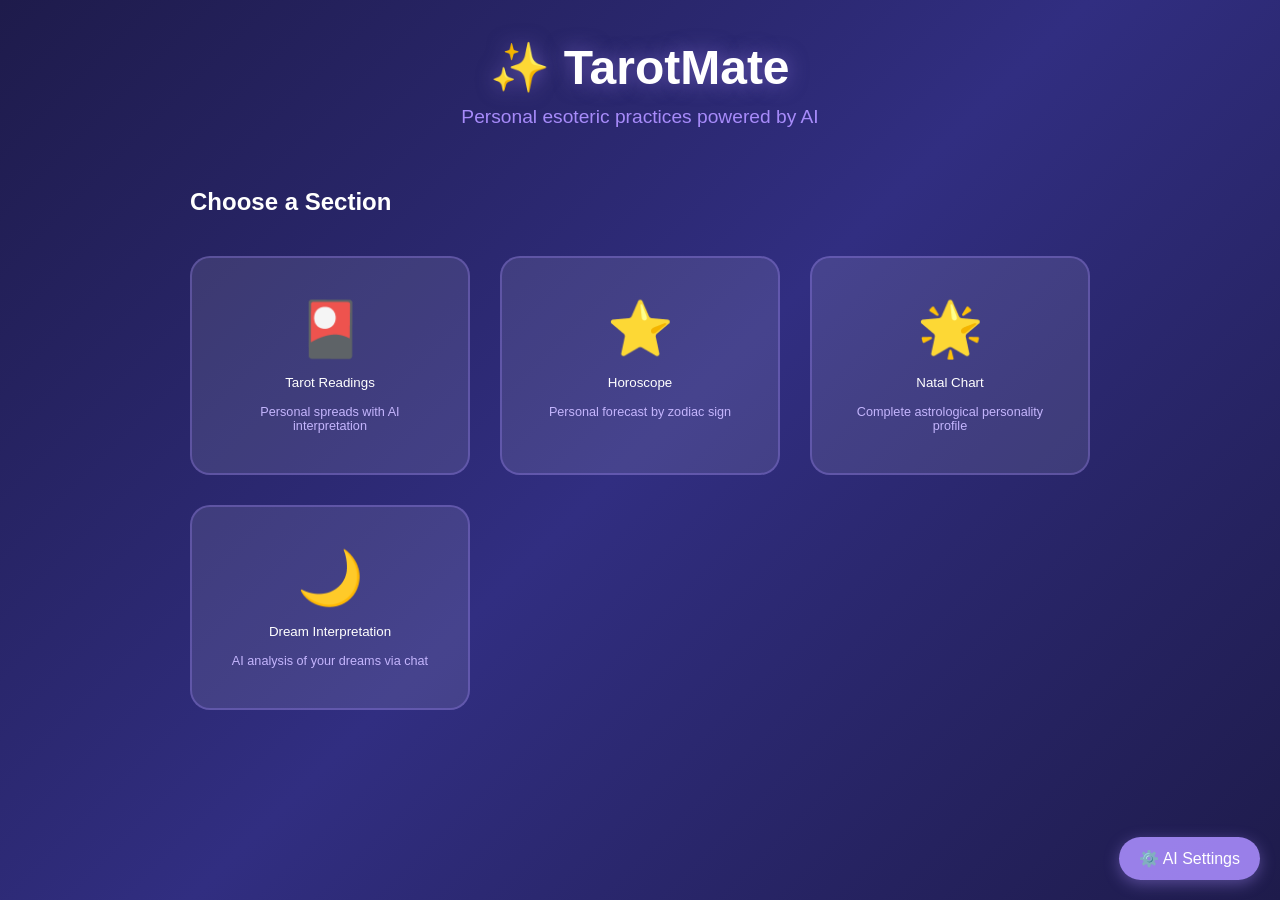
<file: EN_Project/index.html>
<!DOCTYPE html>
<html lang="en">

<head>
    <meta charset="UTF-8">
    <meta name="viewport" content="width=device-width, initial-scale=1.0">
    <title>TarotMate - Tarot, Horoscope & Natal Chart</title>
    <link rel="stylesheet" href="styles.css">
</head>

<body>
    <div class="container">
        <header>
            <h1>✨ TarotMate</h1>
            <p class="subtitle">Personal esoteric practices powered by AI</p>
        </header>

        <!-- Main selection screen -->
        <div id="mainScreen" class="screen active">
            <h2>Choose a Section</h2>
            <div class="main-options">
                <button class="main-option-btn" data-option="tarot">
                    <span class="icon">🎴</span>
                    <span>Tarot Readings</span>
                    <p>Personal spreads with AI interpretation</p>
                </button>
                <button class="main-option-btn" data-option="horoscope">
                    <span class="icon">⭐</span>
                    <span>Horoscope</span>
                    <p>Personal forecast by zodiac sign</p>
                </button>
                <button class="main-option-btn" data-option="natal">
                    <span class="icon">🌟</span>
                    <span>Natal Chart</span>
                    <p>Complete astrological personality profile</p>
                </button>
                <button class="main-option-btn" data-option="dream">
                    <span class="icon">🌙</span>
                    <span>Dream Interpretation</span>
                    <p>AI analysis of your dreams via chat</p>
                </button>
            </div>
        </div>

        <!-- Tarot category selection screen -->
        <div id="categoryScreen" class="screen">
            <button class="back-btn" id="backToMainFromTarot">← Back</button>
            <h2>Choose a Reading Category</h2>
            <div class="categories">
                <button class="category-btn" data-category="career">
                    <span class="icon">💼</span>
                    <span>Career</span>
                </button>
                <button class="category-btn" data-category="love">
                    <span class="icon">❤️</span>
                    <span>Relationships</span>
                </button>
                <button class="category-btn" data-category="money">
                    <span class="icon">💰</span>
                    <span>Finances</span>
                </button>
                <button class="category-btn" data-category="general">
                    <span class="icon">🔮</span>
                    <span>General</span>
                </button>
            </div>
        </div>

        <!-- Tarot spread screen -->
        <div id="spreadScreen" class="screen">
            <h2 id="categoryTitle">Your Reading</h2>
            <div class="cards-container" id="cardsContainer">
                <div class="card-slot">
                    <div class="card-back"></div>
                </div>
                <div class="card-slot">
                    <div class="card-back"></div>
                </div>
                <div class="card-slot">
                    <div class="card-back"></div>
                </div>
            </div>
            <button class="reveal-btn" id="revealBtn">Reveal Cards</button>
        </div>

        <!-- Zodiac sign selection screen -->
        <div id="zodiacScreen" class="screen">
            <button class="back-btn" id="backToMainFromHoroscope">← Back</button>
            <h2>Your Zodiac Sign</h2>
            <div class="zodiac-grid" id="zodiacGrid"></div>
        </div>

        <!-- Horoscope screen -->
        <div id="horoscopeScreen" class="screen">
            <h2 id="horoscopeTitle">Your Horoscope</h2>
            <div class="zodiac-sign-display" id="zodiacSignDisplay">
                <div class="zodiac-symbol" id="zodiacSymbol">♈</div>
                <div class="zodiac-name" id="zodiacName">Aries</div>
            </div>
            <div class="loading" id="loadingHoroscope">
                <div class="spinner"></div>
                <p id="loadingHoroscopeText">AI is preparing your personal horoscope...</p>
            </div>
            <div id="horoscopeContent" class="horoscope-content"></div>
            <button class="new-spread-btn" id="newHoroscopeBtn">Choose Another Sign</button>
        </div>

        <!-- Natal chart input screen -->
        <div id="natalInputScreen" class="screen">
            <button class="back-btn" id="backToMainFromNatal">← Back</button>
            <h2>🌟 Your Natal Chart</h2>
            <p class="subtitle">Personal astrological profile</p>

            <div class="natal-form">
                <div class="form-group">
                    <label for="birthName">Your Name</label>
                    <input type="text" id="birthName" placeholder="Enter your name">
                </div>
                <div class="form-group">
                    <label for="birthDate">Date of Birth</label>
                    <input type="date" id="birthDate" required>
                </div>
                <div class="form-group">
                    <label for="birthTime">Time of Birth</label>
                    <input type="time" id="birthTime" placeholder="HH:MM">
                    <small>If unsure, leave as 12:00</small>
                </div>
                <div class="form-group">
                    <label for="birthCity">City of Birth</label>
                    <input type="text" id="birthCity" placeholder="e.g., London">
                </div>
                <button class="reveal-btn" id="calculateNatalBtn">Calculate Natal Chart</button>
            </div>
        </div>

        <!-- Natal chart display screen -->
        <div id="natalChartScreen" class="screen">
            <h2 id="natalChartTitle">Natal Chart</h2>
            <div class="natal-user-info" id="natalUserInfo"></div>
            <div class="chart-container">
                <div class="natal-chart-wheel" id="natalChartWheel">
                    <div class="wheel-title">Zodiac Wheel</div>
                </div>
                <div class="planets-list" id="planetsList">
                    <h3>Planet Positions</h3>
                </div>
            </div>
            <div class="loading" id="loadingNatal">
                <div class="spinner"></div>
                <p id="loadingNatalText">AI is analyzing your natal chart...</p>
            </div>
            <div id="natalInterpretation" class="natal-interpretation"></div>
            <button class="new-spread-btn" id="newNatalBtn">New Natal Chart</button>
        </div>

        <!-- Tarot interpretation screen -->
        <div id="interpretationScreen" class="screen">
            <h2>Reading Interpretation</h2>
            <div id="cardsDisplay" class="cards-display"></div>
            <div class="loading" id="loadingTarot">
                <div class="spinner"></div>
                <p id="loadingText">AI is analyzing your spread...</p>
            </div>
            <div id="aiInterpretation" class="interpretation"></div>
            <button class="new-spread-btn" id="newSpreadBtn">New Reading</button>
        </div>

        <!-- Dream interpretation chat screen -->
        <div id="dreamChatScreen" class="screen">
            <button class="back-btn" id="backToMainFromDream">← Back</button>
            <h2>🌙 Dream Interpretation</h2>
            <p class="subtitle">Describe your dream — AI will help understand its meaning</p>

            <div class="chat-container">
                <div class="chat-messages" id="chatMessages">
                    <div class="message ai-message">
                        <div class="message-avatar">🔮</div>
                        <div class="message-content">
                            Hello! ✨ I'll help you understand the meaning of your dream.
                            Describe what you dreamed about — details, emotions, symbols.
                            The more detailed, the more accurate the interpretation! 🌙
                        </div>
                    </div>
                </div>

                <div class="chat-input-area">
                    <textarea id="dreamInput" class="chat-input" placeholder="Describe your dream..." rows="3"
                        maxlength="1000"></textarea>
                    <button id="sendDreamBtn" class="send-btn">➤</button>
                </div>

                <div class="chat-hints">
                    <span class="hint-tag" onclick="fillDreamHint('flying over a city')">✈️ Flying</span>
                    <span class="hint-tag" onclick="fillDreamHint('lost my teeth')">🦷 Teeth</span>
                    <span class="hint-tag" onclick="fillDreamHint('water, ocean')">🌊 Water</span>
                    <span class="hint-tag" onclick="fillDreamHint('being chased, running')">🏃 Chase</span>
                </div>
            </div>
        </div>
    </div>

    <!-- API Settings Button -->
    <button id="apiSettingsBtn" class="api-settings-btn">⚙️ AI Settings</button>

    <!-- Settings Modal -->
    <div id="apiSettingsModal" class="modal">
        <div class="modal-content">
            <h3>Hugging Face API Settings</h3>
            <input type="password" id="apiKeyInput" placeholder="Enter your API token">
            <p class="hint">
                Get a free token at
                <a href="https://huggingface.co/settings/tokens" target="_blank">huggingface.co/settings/tokens</a>
            </p>
            <p class="hint-small">
                1. Create account → 2. Settings → 3. Access Tokens → 4. Create Token (type: Write)
            </p>
            <div class="modal-buttons">
                <button id="saveApiKey" class="modal-btn save">Save</button>
                <button id="closeSettings" class="modal-btn close">Close</button>
            </div>
        </div>
    </div>

    <script src="tarot-data.js"></script>
    <script src="tarot-images.js"></script>
    <script src="zodiac-data.js"></script>
    <script src="natal-chart-data.js"></script>
    <script src="app.js"></script>
</body>

</html>
</file>
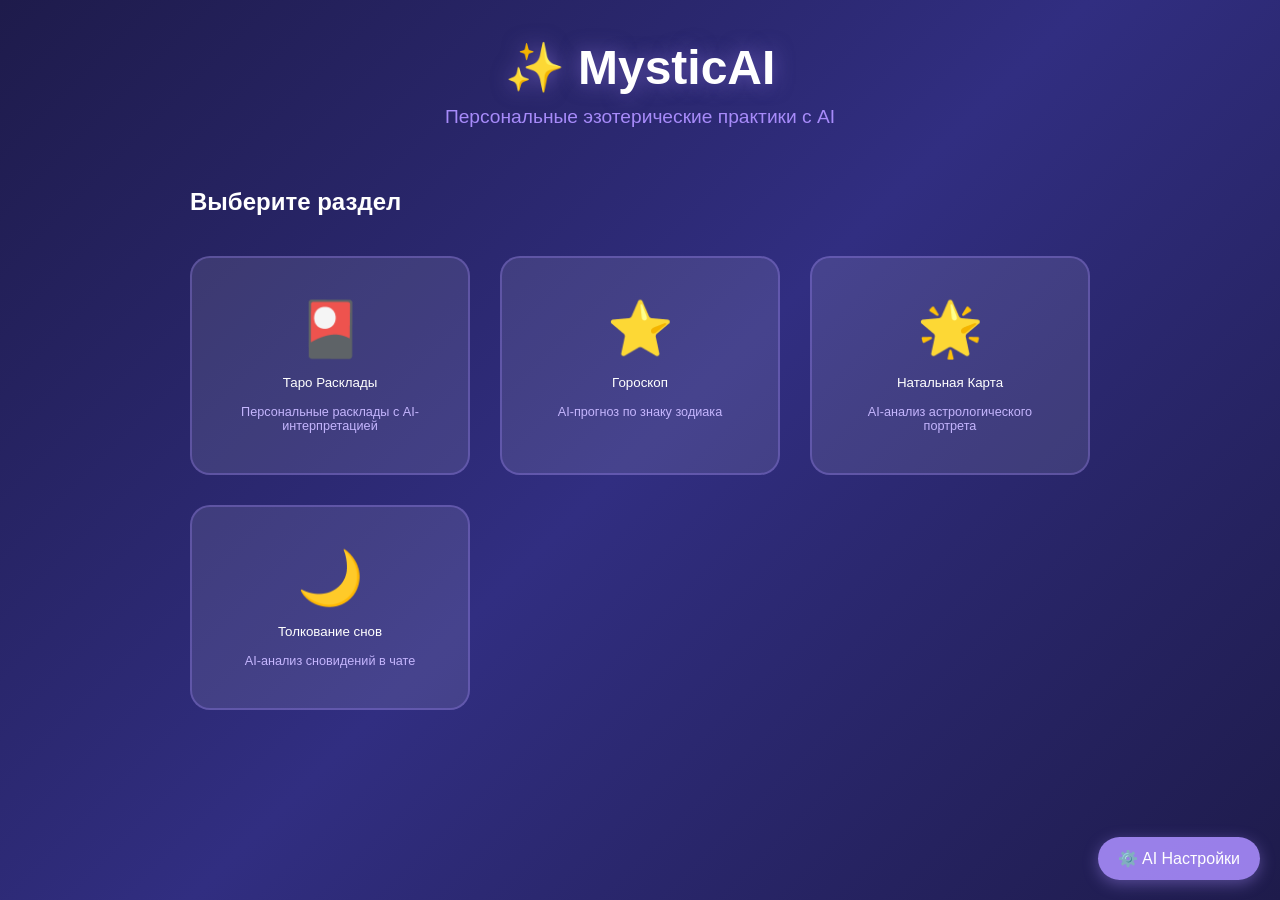
<file: RU_Project/index.html>
<!DOCTYPE html>
<html lang="ru">

<head>
    <meta charset="UTF-8">
    <meta name="viewport" content="width=device-width, initial-scale=1.0">
    <title>MysticAI - Таро, Гороскоп, Натальная Карта и Толкование снов</title>
    <link rel="stylesheet" href="styles.css">
</head>

<body>
    <div class="container">
        <header>
            <h1>✨ MysticAI</h1>
            <p class="subtitle">Персональные эзотерические практики с AI</p>
        </header>

        <!-- Главный экран выбора -->
        <div id="mainScreen" class="screen active">
            <h2>Выберите раздел</h2>
            <div class="main-options">
                <button class="main-option-btn" data-option="tarot">
                    <span class="icon">🎴</span>
                    <span>Таро Расклады</span>
                    <p>Персональные расклады с AI-интерпретацией</p>
                </button>
                <button class="main-option-btn" data-option="horoscope">
                    <span class="icon">⭐</span>
                    <span>Гороскоп</span>
                    <p>AI-прогноз по знаку зодиака</p>
                </button>
                <button class="main-option-btn" data-option="natal">
                    <span class="icon">🌟</span>
                    <span>Натальная Карта</span>
                    <p>AI-анализ астрологического портрета</p>
                </button>
                <button class="main-option-btn" data-option="dream">
                    <span class="icon">🌙</span>
                    <span>Толкование снов</span>
                    <p>AI-анализ сновидений в чате</p>
                </button>
            </div>
        </div>

        <!-- Экран выбора категории таро -->
        <div id="categoryScreen" class="screen">
            <button class="back-btn" id="backToMainFromTarot">← Назад</button>
            <h2>Выберите категорию расклада</h2>
            <div class="categories">
                <button class="category-btn" data-category="career">
                    <span class="icon">💼</span>
                    <span>Карьера</span>
                </button>
                <button class="category-btn" data-category="love">
                    <span class="icon">❤️</span>
                    <span>Отношения</span>
                </button>
                <button class="category-btn" data-category="money">
                    <span class="icon">💰</span>
                    <span>Финансы</span>
                </button>
                <button class="category-btn" data-category="general">
                    <span class="icon">🔮</span>
                    <span>Общее</span>
                </button>
            </div>
        </div>

        <!-- Экран расклада таро -->
        <div id="spreadScreen" class="screen">
            <h2 id="categoryTitle">Ваш расклад</h2>
            <div class="cards-container" id="cardsContainer">
                <div class="card-slot">
                    <div class="card-back"></div>
                </div>
                <div class="card-slot">
                    <div class="card-back"></div>
                </div>
                <div class="card-slot">
                    <div class="card-back"></div>
                </div>
            </div>
            <button class="reveal-btn" id="revealBtn">Открыть карты</button>
        </div>

        <!-- Экран выбора знака зодиака -->
        <div id="zodiacScreen" class="screen">
            <button class="back-btn" id="backToMainFromHoroscope">← Назад</button>
            <h2>Ваш знак зодиака</h2>
            <div class="zodiac-grid" id="zodiacGrid"></div>
        </div>

        <!-- Экран гороскопа -->
        <div id="horoscopeScreen" class="screen">
            <h2 id="horoscopeTitle">Ваш гороскоп</h2>
            <div class="zodiac-sign-display" id="zodiacSignDisplay">
                <div class="zodiac-symbol" id="zodiacSymbol">♈</div>
                <div class="zodiac-name" id="zodiacName">Овен</div>
            </div>
            <div class="loading" id="loadingHoroscope">
                <div class="spinner"></div>
                <p id="loadingHoroscopeText">AI составляет ваш персональный гороскоп...</p>
            </div>
            <div id="horoscopeContent" class="horoscope-content"></div>
            <button class="new-spread-btn" id="newHoroscopeBtn">Другой знак</button>
        </div>

        <!-- Экран ввода данных для натальной карты -->
        <div id="natalInputScreen" class="screen">
            <button class="back-btn" id="backToMainFromNatal">← Назад</button>
            <h2>🌟 Ваша натальная карта</h2>
            <p class="subtitle">Персональный астрологический портрет</p>

            <div class="natal-form">
                <div class="form-group">
                    <label for="birthName">Ваше имя</label>
                    <input type="text" id="birthName" placeholder="Введите имя">
                </div>
                <div class="form-group">
                    <label for="birthDate">Дата рождения</label>
                    <input type="date" id="birthDate" required>
                </div>
                <div class="form-group">
                    <label for="birthTime">Время рождения</label>
                    <input type="time" id="birthTime" placeholder="ЧЧ:ММ">
                    <small>Если не знаете точное время, оставьте 12:00</small>
                </div>
                <div class="form-group">
                    <label for="birthCity">Город рождения</label>
                    <input type="text" id="birthCity" placeholder="Например: Москва">
                </div>
                <button class="reveal-btn" id="calculateNatalBtn">Рассчитать натальную карту</button>
            </div>
        </div>

        <!-- Экран натальной карты -->
        <div id="natalChartScreen" class="screen">
            <h2 id="natalChartTitle">Натальная карта</h2>
            <div class="natal-user-info" id="natalUserInfo"></div>
            <div class="chart-container">
                <div class="natal-chart-wheel" id="natalChartWheel">
                    <div class="wheel-title">Зодиакальный круг</div>
                </div>
                <div class="planets-list" id="planetsList">
                    <h3>Положение планет</h3>
                </div>
            </div>
            <div class="loading" id="loadingNatal">
                <div class="spinner"></div>
                <p id="loadingNatalText">AI анализирует вашу натальную карту...</p>
            </div>
            <div id="natalInterpretation" class="natal-interpretation"></div>
            <button class="new-spread-btn" id="newNatalBtn">Новая натальная карта</button>
        </div>

        <!-- Экран интерпретации таро -->
        <div id="interpretationScreen" class="screen">
            <h2>Интерпретация расклада</h2>
            <div id="cardsDisplay" class="cards-display"></div>
            <div class="loading" id="loadingTarot">
                <div class="spinner"></div>
                <p id="loadingText">AI анализирует ваш расклад...</p>
            </div>
            <div id="aiInterpretation" class="interpretation"></div>
            <button class="new-spread-btn" id="newSpreadBtn">Новый расклад</button>
        </div>

        <!-- Экран чата для толкования снов -->
        <div id="dreamChatScreen" class="screen">
            <button class="back-btn" id="backToMainFromDream">← Назад</button>
            <h2>🌙 Толкование снов</h2>
            <p class="subtitle">Расскажите свой сон — AI поможет понять его значение</p>

            <div class="chat-container">
                <div class="chat-messages" id="chatMessages">
                    <div class="message ai-message">
                        <div class="message-avatar">🔮</div>
                        <div class="message-content">
                            Привет! ✨ Я помогу понять значение вашего сна.
                            Опишите, что вам приснилось — детали, эмоции, символы.
                            Чем подробнее, тем точнее будет интерпретация! 🌙
                        </div>
                    </div>
                </div>

                <div class="chat-input-area">
                    <textarea id="dreamInput" class="chat-input" placeholder="Опишите свой сон..." rows="3"
                        maxlength="1000"></textarea>
                    <button id="sendDreamBtn" class="send-btn">➤</button>
                </div>

                <div class="chat-hints">
                    <span class="hint-tag" onclick="fillDreamHint('летал над городом')">✈️ Летал</span>
                    <span class="hint-tag" onclick="fillDreamHint('потерял зубы')">🦷 Зубы</span>
                    <span class="hint-tag" onclick="fillDreamHint('вода, океан')">🌊 Вода</span>
                    <span class="hint-tag" onclick="fillDreamHint('погоня, бег')">🏃 Погоня</span>
                </div>
            </div>
        </div>
    </div>

    <!-- Кнопка настроек API -->
    <button id="apiSettingsBtn" class="api-settings-btn">⚙️ AI Настройки</button>

    <!-- Модальное окно настроек -->
    <div id="apiSettingsModal" class="modal">
        <div class="modal-content">
            <h3>Настройки Hugging Face API</h3>
            <input type="password" id="apiKeyInput" placeholder="Введите ваш API токен">
            <p class="hint">
                Получите бесплатный токен на
                <a href="https://huggingface.co/settings/tokens" target="_blank">huggingface.co/settings/tokens</a>
            </p>
            <p class="hint-small">
                1. Создайте аккаунт → 2. Settings → 3. Access Tokens → 4. Create Token (тип: Write)
            </p>
            <div class="modal-buttons">
                <button id="saveApiKey" class="modal-btn save">Сохранить</button>
                <button id="closeSettings" class="modal-btn close">Закрыть</button>
            </div>
        </div>
    </div>

    <script src="tarot-data.js"></script>
    <script src="tarot-images.js"></script>
    <script src="zodiac-data.js"></script>
    <script src="natal-chart-data.js"></script>
    <script src="app.js"></script>
</body>

</html>
</file>
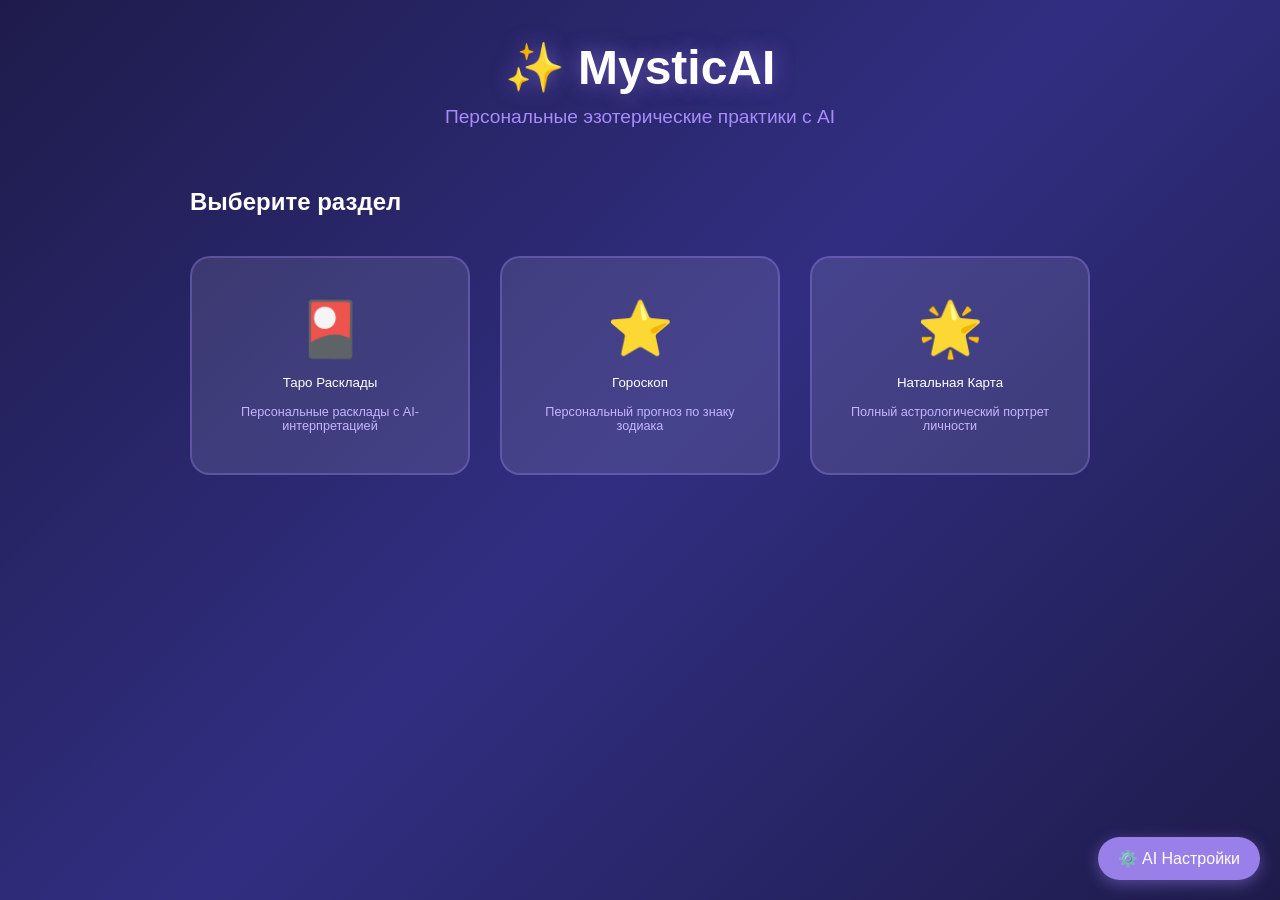
<file: test/index.html>
<!DOCTYPE html>
<html lang="ru">

<head>
    <meta charset="UTF-8">
    <meta name="viewport" content="width=device-width, initial-scale=1.0">
    <title>MysticAI - Таро, Гороскоп и Натальная Карта</title>
    <link rel="stylesheet" href="styles.css">
</head>

<body>
    <div class="container">
        <header>
            <h1>✨ MysticAI</h1>
            <p class="subtitle">Персональные эзотерические практики с AI</p>
        </header>

        <!-- Главный экран выбора -->
        <div id="mainScreen" class="screen active">
            <h2>Выберите раздел</h2>
            <div class="main-options">
                <button class="main-option-btn" data-option="tarot">
                    <span class="icon">🎴</span>
                    <span>Таро Расклады</span>
                    <p>Персональные расклады с AI-интерпретацией</p>
                </button>
                <button class="main-option-btn" data-option="horoscope">
                    <span class="icon">⭐</span>
                    <span>Гороскоп</span>
                    <p>Персональный прогноз по знаку зодиака</p>
                </button>
                <button class="main-option-btn" data-option="natal">
                    <span class="icon">🌟</span>
                    <span>Натальная Карта</span>
                    <p>Полный астрологический портрет личности</p>
                </button>
            </div>
        </div>

        <!-- Экран выбора категории таро -->
        <div id="categoryScreen" class="screen">
            <button class="back-btn" id="backToMainFromTarot">← Назад</button>
            <h2>Выберите категорию расклада</h2>
            <div class="categories">
                <button class="category-btn" data-category="career">
                    <span class="icon">💼</span>
                    <span>Карьера</span>
                </button>
                <button class="category-btn" data-category="love">
                    <span class="icon">❤️</span>
                    <span>Отношения</span>
                </button>
                <button class="category-btn" data-category="money">
                    <span class="icon">💰</span>
                    <span>Финансы</span>
                </button>
                <button class="category-btn" data-category="general">
                    <span class="icon">🔮</span>
                    <span>Общее</span>
                </button>
            </div>
        </div>

        <!-- Экран расклада таро -->
        <div id="spreadScreen" class="screen">
            <h2 id="categoryTitle">Ваш расклад</h2>
            <div class="cards-container" id="cardsContainer">
                <div class="card-slot">
                    <div class="card-back"></div>
                </div>
                <div class="card-slot">
                    <div class="card-back"></div>
                </div>
                <div class="card-slot">
                    <div class="card-back"></div>
                </div>
            </div>
            <button class="reveal-btn" id="revealBtn">Открыть карты</button>
        </div>

        <!-- Экран выбора знака зодиака -->
        <div id="zodiacScreen" class="screen">
            <button class="back-btn" id="backToMainFromHoroscope">← Назад</button>
            <h2>Ваш знак зодиака</h2>
            <div class="zodiac-grid" id="zodiacGrid"></div>
        </div>

        <!-- Экран гороскопа -->
        <div id="horoscopeScreen" class="screen">
            <h2 id="horoscopeTitle">Ваш гороскоп</h2>
            <div class="zodiac-sign-display" id="zodiacSignDisplay">
                <div class="zodiac-symbol" id="zodiacSymbol">♈</div>
                <div class="zodiac-name" id="zodiacName">Овен</div>
            </div>
            <div class="loading" id="loadingHoroscope">
                <div class="spinner"></div>
                <p>AI составляет ваш персональный гороскоп...</p>
            </div>
            <div id="horoscopeContent" class="horoscope-content"></div>
            <button class="new-spread-btn" id="newHoroscopeBtn">Другой знак</button>
        </div>

        <!-- Экран ввода данных для натальной карты -->
        <div id="natalInputScreen" class="screen">
            <button class="back-btn" id="backToMainFromNatal">← Назад</button>
            <h2>🌟 Ваша натальная карта</h2>
            <p class="subtitle">Персональный астрологический портрет</p>

            <div class="natal-form">
                <div class="form-group">
                    <label for="birthName">Ваше имя</label>
                    <input type="text" id="birthName" placeholder="Введите имя">
                </div>

                <div class="form-group">
                    <label for="birthDate">Дата рождения</label>
                    <input type="date" id="birthDate" required>
                </div>

                <div class="form-group">
                    <label for="birthTime">Время рождения</label>
                    <input type="time" id="birthTime" placeholder="ЧЧ:ММ">
                    <small>Если не знаете точное время, оставьте 12:00</small>
                </div>

                <div class="form-group">
                    <label for="birthCity">Город рождения</label>
                    <input type="text" id="birthCity" placeholder="Например: Москва">
                </div>

                <button class="reveal-btn" id="calculateNatalBtn">Рассчитать натальную карту</button>
            </div>
        </div>

        <!-- Экран натальной карты -->
        <div id="natalChartScreen" class="screen">
            <h2 id="natalChartTitle">Натальная карта</h2>
            <div class="natal-user-info" id="natalUserInfo"></div>

            <div class="chart-container">
                <div class="natal-chart-wheel" id="natalChartWheel">
                    <div class="wheel-title">Зодиакальный круг</div>
                </div>
                <div class="planets-list" id="planetsList">
                    <h3>Положение планет</h3>
                </div>
            </div>

            <div class="loading" id="loadingNatal">
                <div class="spinner"></div>
                <p>AI анализирует вашу натальную карту...</p>
            </div>

            <div id="natalInterpretation" class="natal-interpretation"></div>

            <button class="new-spread-btn" id="newNatalBtn">Новая натальная карта</button>
        </div>

        <!-- Экран интерпретации таро -->
        <div id="interpretationScreen" class="screen">
            <h2>Интерпретация расклада</h2>
            <div id="cardsDisplay" class="cards-display"></div>
            <div class="loading" id="loadingTarot">
                <div class="spinner"></div>
                <p id="loadingText">AI анализирует ваш расклад...</p>
            </div>
            <div id="aiInterpretation" class="interpretation"></div>
            <button class="new-spread-btn" id="newSpreadBtn">Новый расклад</button>
        </div>
    </div>

    <!-- Кнопка настроек API -->
    <button id="apiSettingsBtn" class="api-settings-btn">⚙️ AI Настройки</button>

    <!-- Модальное окно настроек -->
    <div id="apiSettingsModal" class="modal">
        <div class="modal-content">
            <h3>Настройки Hugging Face API</h3>
            <input type="password" id="apiKeyInput" placeholder="Введите ваш API токен">
            <p class="hint">
                Получите бесплатный токен на
                <a href="https://huggingface.co/settings/tokens" target="_blank">huggingface.co/settings/tokens</a>
            </p>
            <p class="hint-small">
                1. Создайте аккаунт → 2. Settings → 3. Access Tokens → 4. Create Token (тип: Write)
            </p>
            <div class="modal-buttons">
                <button id="saveApiKey" class="modal-btn save">Сохранить</button>
                <button id="closeSettings" class="modal-btn close">Закрыть</button>
            </div>
        </div>
    </div>

    <script src="tarot-data.js"></script>
    <script src="zodiac-data.js"></script>
    <script src="natal-chart-data.js"></script>
    <script src="app.js"></script>
</body>

</html>
</file>
<file: EN_Project/styles.css>
* {
    margin: 0;
    padding: 0;
    box-sizing: border-box;
}

body {
    font-family: 'Segoe UI', Tahoma, Geneva, Verdana, sans-serif;
    background: linear-gradient(135deg, #1e1b4b 0%, #312e81 50%, #1e1b4b 100%);
    min-height: 100vh;
    color: #fff;
    padding: 20px;
}

.container {
    max-width: 900px;
    margin: 0 auto;
}

header {
    text-align: center;
    margin-bottom: 40px;
    padding: 20px;
}

header h1 {
    font-size: 3em;
    margin-bottom: 10px;
    text-shadow: 0 0 20px rgba(167, 139, 250, 0.5);
}

.subtitle {
    font-size: 1.2em;
    color: #a78bfa;
}

.screen {
    display: none;
    animation: fadeIn 0.5s;
}

.screen.active {
    display: block;
}

@keyframes fadeIn {
    from {
        opacity: 0;
        transform: translateY(20px);
    }

    to {
        opacity: 1;
        transform: translateY(0);
    }
}

/* Главный экран */
.main-options {
    display: grid;
    grid-template-columns: repeat(auto-fit, minmax(250px, 1fr));
    gap: 30px;
    margin-top: 40px;
}

.main-option-btn {
    background: rgba(255, 255, 255, 0.1);
    border: 2px solid rgba(167, 139, 250, 0.3);
    border-radius: 20px;
    padding: 40px 30px;
    cursor: pointer;
    transition: all 0.3s;
    display: flex;
    flex-direction: column;
    align-items: center;
    gap: 15px;
    color: white;
}

.main-option-btn:hover {
    background: rgba(167, 139, 250, 0.2);
    border-color: #a78bfa;
    transform: translateY(-5px);
    box-shadow: 0 10px 30px rgba(167, 139, 250, 0.3);
}

.main-option-btn .icon {
    font-size: 4em;
}

.main-option-btn>span:last-child {
    font-size: 1.5em;
    font-weight: 700;
}

.main-option-btn p {
    font-size: 0.95em;
    color: #c4b5fd;
    text-align: center;
    margin: 0;
}

/* Категории таро */
.categories {
    display: grid;
    grid-template-columns: repeat(auto-fit, minmax(150px, 1fr));
    gap: 20px;
    margin-top: 30px;
}

.category-btn {
    background: rgba(255, 255, 255, 0.1);
    border: 2px solid rgba(167, 139, 250, 0.3);
    border-radius: 15px;
    padding: 30px 20px;
    cursor: pointer;
    transition: all 0.3s;
    display: flex;
    flex-direction: column;
    align-items: center;
    gap: 10px;
}

.category-btn:hover {
    background: rgba(167, 139, 250, 0.2);
    border-color: #a78bfa;
    transform: translateY(-5px);
}

.category-btn .icon {
    font-size: 3em;
}

.category-btn span:last-child {
    font-size: 1.1em;
    font-weight: 600;
}

/* Карты */
.cards-container {
    display: flex;
    justify-content: center;
    gap: 20px;
    margin: 40px 0;
    flex-wrap: wrap;
}

.card-slot {
    width: 150px;
    height: 250px;
    perspective: 1000px;
}

.card-back {
    width: 100%;
    height: 100%;
    background: linear-gradient(135deg, #4c1d95 0%, #7c3aed 100%);
    border-radius: 10px;
    border: 3px solid #a78bfa;
    display: flex;
    align-items: center;
    justify-content: center;
    font-size: 3em;
    box-shadow: 0 10px 30px rgba(0, 0, 0, 0.3);
}

.card-front {
    width: 100%;
    height: 100%;
    background: #fff;
    border-radius: 10px;
    border: 3px solid #a78bfa;
    display: flex;
    flex-direction: column;
    align-items: center;
    justify-content: center;
    padding: 10px;
    color: #1e1b4b;
}

.card-front .card-name {
    font-weight: bold;
    font-size: 0.9em;
    text-align: center;
}

/* Кнопки */
.reveal-btn,
.new-spread-btn {
    display: block;
    margin: 30px auto;
    padding: 15px 40px;
    font-size: 1.2em;
    background: linear-gradient(135deg, #8b5cf6 0%, #a78bfa 100%);
    color: white;
    border: none;
    border-radius: 30px;
    cursor: pointer;
    transition: all 0.3s;
    box-shadow: 0 5px 20px rgba(139, 92, 246, 0.4);
}

.reveal-btn:hover,
.new-spread-btn:hover {
    transform: translateY(-3px);
    box-shadow: 0 8px 25px rgba(139, 92, 246, 0.6);
}

.back-btn {
    background: rgba(255, 255, 255, 0.1);
    border: 1px solid rgba(167, 139, 250, 0.5);
    color: white;
    padding: 10px 20px;
    border-radius: 8px;
    cursor: pointer;
    margin-bottom: 20px;
    transition: all 0.3s;
    font-size: 1em;
}

.back-btn:hover {
    background: rgba(167, 139, 250, 0.3);
}

/* Интерпретация */
.cards-display {
    display: flex;
    justify-content: center;
    gap: 15px;
    margin: 30px 0;
    flex-wrap: wrap;
}

.card-info {
    background: rgba(255, 255, 255, 0.1);
    border-radius: 10px;
    padding: 15px;
    text-align: center;
    min-width: 120px;
}

.card-info .card-symbol {
    font-size: 2em;
    margin-bottom: 5px;
}

.card-info .card-name {
    font-weight: bold;
    font-size: 0.9em;
}

.loading {
    text-align: center;
    padding: 40px;
}

.spinner {
    width: 50px;
    height: 50px;
    border: 4px solid rgba(167, 139, 250, 0.3);
    border-top-color: #a78bfa;
    border-radius: 50%;
    animation: spin 1s linear infinite;
    margin: 0 auto 20px;
}

@keyframes spin {
    to {
        transform: rotate(360deg);
    }
}

.interpretation,
.horoscope-content,
.natal-interpretation {
    background: rgba(255, 255, 255, 0.1);
    border-radius: 15px;
    padding: 30px;
    margin: 20px 0;
    line-height: 1.8;
    font-size: 1.05em;
    border-left: 4px solid #a78bfa;
}

/* Знаки зодиака */
.zodiac-grid {
    display: grid;
    grid-template-columns: repeat(auto-fill, minmax(120px, 1fr));
    gap: 15px;
    margin-top: 30px;
}

.zodiac-sign-btn {
    background: rgba(255, 255, 255, 0.1);
    border: 2px solid rgba(167, 139, 250, 0.3);
    border-radius: 15px;
    padding: 20px 10px;
    cursor: pointer;
    transition: all 0.3s;
    display: flex;
    flex-direction: column;
    align-items: center;
    gap: 8px;
    color: white;
}

.zodiac-sign-btn:hover {
    background: rgba(167, 139, 250, 0.2);
    border-color: #a78bfa;
    transform: translateY(-3px);
}

.zodiac-symbol-large {
    font-size: 2.5em;
}

.zodiac-name-small {
    font-weight: 600;
    font-size: 1em;
}

.zodiac-dates {
    font-size: 0.75em;
    color: #c4b5fd;
    text-align: center;
}

.zodiac-sign-display {
    text-align: center;
    margin: 30px 0;
    padding: 30px;
    background: rgba(167, 139, 250, 0.1);
    border-radius: 15px;
    border: 2px solid rgba(167, 139, 250, 0.3);
}

.zodiac-symbol {
    font-size: 5em;
    margin-bottom: 10px;
}

.zodiac-name {
    font-size: 2em;
    font-weight: 700;
    color: #a78bfa;
}

/* Натальная карта */
.natal-form {
    max-width: 500px;
    margin: 40px auto;
    padding: 30px;
    background: rgba(255, 255, 255, 0.1);
    border-radius: 20px;
    border: 2px solid rgba(167, 139, 250, 0.3);
}

.form-group {
    margin-bottom: 25px;
}

.form-group label {
    display: block;
    margin-bottom: 8px;
    font-weight: 600;
    color: #a78bfa;
}

.form-group input {
    width: 100%;
    padding: 12px;
    border: 1px solid rgba(167, 139, 250, 0.5);
    border-radius: 8px;
    background: rgba(255, 255, 255, 0.1);
    color: white;
    font-size: 1em;
}

.form-group input::placeholder {
    color: rgba(255, 255, 255, 0.5);
}

.form-group small {
    display: block;
    margin-top: 5px;
    color: #c4b5fd;
    font-size: 0.85em;
}

.chart-container {
    display: grid;
    grid-template-columns: 1fr 1fr;
    gap: 30px;
    margin: 30px 0;
}

.natal-chart-wheel {
    background: rgba(255, 255, 255, 0.05);
    border: 3px solid rgba(167, 139, 250, 0.5);
    border-radius: 50%;
    width: 300px;
    height: 300px;
    margin: 0 auto;
    padding: 20px;
    position: relative;
    display: grid;
    grid-template-columns: repeat(4, 1fr);
    grid-template-rows: repeat(3, 1fr);
    gap: 5px;
}

.wheel-title {
    position: absolute;
    top: -40px;
    left: 50%;
    transform: translateX(-50%);
    font-weight: 700;
    color: #a78bfa;
}

.zodiac-segment {
    display: flex;
    flex-direction: column;
    align-items: center;
    justify-content: center;
    background: rgba(167, 139, 250, 0.1);
    border-radius: 8px;
    padding: 5px;
}

.zodiac-symbol-small {
    font-size: 1.5em;
}

.zodiac-name-tiny {
    font-size: 0.6em;
    color: #c4b5fd;
}

.planets-list {
    background: rgba(255, 255, 255, 0.05);
    border-radius: 15px;
    padding: 20px;
    max-height: 400px;
    overflow-y: auto;
}

.planets-list h3 {
    margin-bottom: 15px;
    color: #a78bfa;
}

.planet-position {
    display: flex;
    align-items: center;
    gap: 15px;
    padding: 12px;
    margin-bottom: 10px;
    background: rgba(167, 139, 250, 0.1);
    border-radius: 8px;
    border-left: 3px solid #a78bfa;
}

.planet-symbol {
    font-size: 2em;
}

.planet-info {
    flex: 1;
}

.planet-name {
    font-weight: 600;
    margin-bottom: 3px;
}

.planet-zodiac {
    font-size: 0.9em;
    color: #c4b5fd;
}

.ascendant-highlight {
    margin-top: 20px;
    padding: 20px;
    background: linear-gradient(135deg, rgba(167, 139, 250, 0.2), rgba(139, 92, 246, 0.2));
    border-radius: 12px;
    border: 2px solid #a78bfa;
    text-align: center;
}

.ascendant-highlight h4 {
    margin-bottom: 10px;
    color: #a78bfa;
}

.ascendant-sign {
    display: flex;
    align-items: center;
    justify-content: center;
    gap: 15px;
    font-size: 1.2em;
}

.natal-user-info {
    text-align: center;
    padding: 20px;
    background: rgba(167, 139, 250, 0.1);
    border-radius: 12px;
    margin-bottom: 20px;
}

.natal-user-info h3 {
    margin-bottom: 10px;
    color: #a78bfa;
}

.natal-user-info p {
    margin: 5px 0;
    color: #c4b5fd;
}

/* === Chat для толкования снов === */
.chat-container {
    display: flex;
    flex-direction: column;
    height: calc(100vh - 280px);
    min-height: 400px;
    max-height: 600px;
    background: rgba(255, 255, 255, 0.05);
    border-radius: 20px;
    border: 2px solid rgba(167, 139, 250, 0.3);
    overflow: hidden;
}

.chat-messages {
    flex: 1;
    overflow-y: auto;
    padding: 20px;
    display: flex;
    flex-direction: column;
    gap: 15px;
}

.message {
    display: flex;
    gap: 12px;
    max-width: 85%;
    animation: slideIn 0.3s ease;
}

@keyframes slideIn {
    from {
        opacity: 0;
        transform: translateY(10px);
    }

    to {
        opacity: 1;
        transform: translateY(0);
    }
}

.message.ai-message {
    align-self: flex-start;
}

.message.user-message {
    align-self: flex-end;
    flex-direction: row-reverse;
}

.message-avatar {
    width: 40px;
    height: 40px;
    border-radius: 50%;
    background: linear-gradient(135deg, #8b5cf6, #a78bfa);
    display: flex;
    align-items: center;
    justify-content: center;
    font-size: 1.2em;
    flex-shrink: 0;
}

.message.user-message .message-avatar {
    background: linear-gradient(135deg, #6366f1, #818cf8);
}

.message-content {
    background: rgba(167, 139, 250, 0.15);
    padding: 15px 20px;
    border-radius: 18px;
    border-top-left-radius: 4px;
    line-height: 1.6;
    font-size: 0.95em;
}

.message.user-message .message-content {
    background: rgba(99, 102, 241, 0.2);
    border-radius: 18px;
    border-top-right-radius: 4px;
}

.chat-input-area {
    display: flex;
    gap: 10px;
    padding: 15px 20px;
    background: rgba(0, 0, 0, 0.1);
    border-top: 1px solid rgba(167, 139, 250, 0.2);
}

.chat-input {
    flex: 1;
    padding: 12px 15px;
    border: 1px solid rgba(167, 139, 250, 0.5);
    border-radius: 25px;
    background: rgba(255, 255, 255, 0.1);
    color: white;
    font-size: 1em;
    resize: none;
    outline: none;
    transition: border-color 0.3s;
}

.chat-input:focus {
    border-color: #a78bfa;
}

.chat-input::placeholder {
    color: rgba(255, 255, 255, 0.5);
}

.send-btn {
    width: 45px;
    height: 45px;
    border-radius: 50%;
    background: linear-gradient(135deg, #8b5cf6, #a78bfa);
    border: none;
    color: white;
    font-size: 1.3em;
    cursor: pointer;
    transition: all 0.3s;
    display: flex;
    align-items: center;
    justify-content: center;
}

.send-btn:hover {
    transform: scale(1.05);
    box-shadow: 0 5px 20px rgba(139, 92, 246, 0.5);
}

.send-btn:disabled {
    opacity: 0.5;
    cursor: not-allowed;
    transform: none;
}

.chat-hints {
    display: flex;
    gap: 8px;
    padding: 10px 20px 20px;
    flex-wrap: wrap;
    justify-content: center;
}

.hint-tag {
    background: rgba(167, 139, 250, 0.2);
    padding: 6px 12px;
    border-radius: 20px;
    font-size: 0.85em;
    cursor: pointer;
    transition: all 0.2s;
    border: 1px solid rgba(167, 139, 250, 0.3);
}

.hint-tag:hover {
    background: rgba(167, 139, 250, 0.4);
    transform: translateY(-2px);
}

.typing-indicator {
    display: flex;
    gap: 4px;
    padding: 15px 20px;
    align-self: flex-start;
}

.typing-indicator span {
    width: 8px;
    height: 8px;
    background: #a78bfa;
    border-radius: 50%;
    animation: bounce 1.4s infinite ease-in-out;
}

.typing-indicator span:nth-child(1) {
    animation-delay: -0.32s;
}

.typing-indicator span:nth-child(2) {
    animation-delay: -0.16s;
}

@keyframes bounce {

    0%,
    80%,
    100% {
        transform: scale(0);
    }

    40% {
        transform: scale(1);
    }
}

.chat-messages::-webkit-scrollbar {
    width: 6px;
}

.chat-messages::-webkit-scrollbar-track {
    background: rgba(255, 255, 255, 0.05);
}

.chat-messages::-webkit-scrollbar-thumb {
    background: rgba(167, 139, 250, 0.5);
    border-radius: 3px;
}

/* API Settings Button */
.api-settings-btn {
    position: fixed;
    bottom: 20px;
    right: 20px;
    background: rgba(167, 139, 250, 0.9);
    color: white;
    border: none;
    padding: 12px 20px;
    border-radius: 25px;
    cursor: pointer;
    font-size: 1em;
    box-shadow: 0 4px 15px rgba(167, 139, 250, 0.4);
    transition: all 0.3s;
    z-index: 1000;
}

.api-settings-btn:hover {
    background: rgba(139, 92, 246, 0.9);
    transform: translateY(-2px);
    box-shadow: 0 6px 20px rgba(167, 139, 250, 0.6);
}

/* Modal */
.modal {
    display: none;
    position: fixed;
    top: 0;
    left: 0;
    width: 100%;
    height: 100%;
    background: rgba(0, 0, 0, 0.7);
    z-index: 2000;
    align-items: center;
    justify-content: center;
}

.modal.active {
    display: flex;
}

.modal-content {
    background: linear-gradient(135deg, #1e1b4b 0%, #312e81 100%);
    padding: 30px;
    border-radius: 20px;
    border: 2px solid rgba(167, 139, 250, 0.5);
    max-width: 450px;
    width: 90%;
    box-shadow: 0 20px 60px rgba(0, 0, 0, 0.5);
}

.modal-content h3 {
    margin-bottom: 20px;
    color: #a78bfa;
    text-align: center;
    font-size: 1.5em;
}

.modal-content input {
    width: 100%;
    padding: 12px;
    margin: 10px 0;
    border: 1px solid rgba(167, 139, 250, 0.5);
    border-radius: 8px;
    background: rgba(255, 255, 255, 0.1);
    color: white;
    font-size: 1em;
}

.modal-content input::placeholder {
    color: rgba(255, 255, 255, 0.5);
}

.modal-content .hint {
    font-size: 0.9em;
    color: #c4b5fd;
    margin: 15px 0;
    line-height: 1.5;
}

.modal-content .hint-small {
    font-size: 0.8em;
    color: #9ca3af;
    margin: 10px 0;
    line-height: 1.4;
}

.modal-content a {
    color: #a78bfa;
    text-decoration: underline;
}

.modal-buttons {
    display: flex;
    gap: 10px;
    margin-top: 20px;
}

.modal-btn {
    flex: 1;
    padding: 12px;
    border: none;
    border-radius: 8px;
    cursor: pointer;
    font-size: 1em;
    transition: all 0.3s;
}

.modal-btn.save {
    background: linear-gradient(135deg, #8b5cf6 0%, #a78bfa 100%);
    color: white;
}

.modal-btn.close {
    background: rgba(255, 255, 255, 0.1);
    color: white;
}

.modal-btn:hover {
    transform: translateY(-2px);
    opacity: 0.9;
}

/* Адаптивность */
@media (max-width: 768px) {
    header h1 {
        font-size: 2em;
    }

    .main-options {
        grid-template-columns: 1fr;
    }

    .card-slot {
        width: 100px;
        height: 170px;
    }

    .categories {
        grid-template-columns: 1fr;
    }

    .zodiac-grid {
        grid-template-columns: repeat(3, 1fr);
    }

    .chart-container {
        grid-template-columns: 1fr;
    }

    .natal-chart-wheel {
        width: 250px;
        height: 250px;
    }

    .natal-form {
        padding: 20px;
    }

    .api-settings-btn {
        bottom: 15px;
        right: 15px;
        padding: 10px 15px;
        font-size: 0.9em;
    }

    .chat-container {
        height: calc(100vh - 250px);
    }

    .message {
        max-width: 90%;
    }

    .chat-hints {
        padding: 10px 15px 15px;
    }

    .hint-tag {
        font-size: 0.8em;
        padding: 5px 10px;
    }
}

/* === Chat для толкования снов === */
.chat-container {
    display: flex;
    flex-direction: column;
    height: calc(100vh - 280px);
    min-height: 400px;
    max-height: 600px;
    background: rgba(255, 255, 255, 0.05);
    border-radius: 20px;
    border: 2px solid rgba(167, 139, 250, 0.3);
    overflow: hidden;
}

.chat-messages {
    flex: 1;
    overflow-y: auto;
    padding: 20px;
    display: flex;
    flex-direction: column;
    gap: 15px;
}

.message {
    display: flex;
    gap: 12px;
    max-width: 85%;
    animation: slideIn 0.3s ease;
}

@keyframes slideIn {
    from {
        opacity: 0;
        transform: translateY(10px);
    }

    to {
        opacity: 1;
        transform: translateY(0);
    }
}

.message.ai-message {
    align-self: flex-start;
}

.message.user-message {
    align-self: flex-end;
    flex-direction: row-reverse;
}

.message-avatar {
    width: 40px;
    height: 40px;
    border-radius: 50%;
    background: linear-gradient(135deg, #8b5cf6, #a78bfa);
    display: flex;
    align-items: center;
    justify-content: center;
    font-size: 1.2em;
    flex-shrink: 0;
}

.message.user-message .message-avatar {
    background: linear-gradient(135deg, #6366f1, #818cf8);
}

.message-content {
    background: rgba(167, 139, 250, 0.15);
    padding: 15px 20px;
    border-radius: 18px;
    border-top-left-radius: 4px;
    line-height: 1.6;
    font-size: 0.95em;
}

.message.user-message .message-content {
    background: rgba(99, 102, 241, 0.2);
    border-radius: 18px;
    border-top-right-radius: 4px;
}

.chat-input-area {
    display: flex;
    gap: 10px;
    padding: 15px 20px;
    background: rgba(0, 0, 0, 0.1);
    border-top: 1px solid rgba(167, 139, 250, 0.2);
}

.chat-input {
    flex: 1;
    padding: 12px 15px;
    border: 1px solid rgba(167, 139, 250, 0.5);
    border-radius: 25px;
    background: rgba(255, 255, 255, 0.1);
    color: white;
    font-size: 1em;
    resize: none;
    outline: none;
    transition: border-color 0.3s;
}

.chat-input:focus {
    border-color: #a78bfa;
}

.chat-input::placeholder {
    color: rgba(255, 255, 255, 0.5);
}

.send-btn {
    width: 45px;
    height: 45px;
    border-radius: 50%;
    background: linear-gradient(135deg, #8b5cf6, #a78bfa);
    border: none;
    color: white;
    font-size: 1.3em;
    cursor: pointer;
    transition: all 0.3s;
    display: flex;
    align-items: center;
    justify-content: center;
}

.send-btn:hover {
    transform: scale(1.05);
    box-shadow: 0 5px 20px rgba(139, 92, 246, 0.5);
}

.send-btn:disabled {
    opacity: 0.5;
    cursor: not-allowed;
    transform: none;
}

.chat-hints {
    display: flex;
    gap: 8px;
    padding: 10px 20px 20px;
    flex-wrap: wrap;
    justify-content: center;
}

.hint-tag {
    background: rgba(167, 139, 250, 0.2);
    padding: 6px 12px;
    border-radius: 20px;
    font-size: 0.85em;
    cursor: pointer;
    transition: all 0.2s;
    border: 1px solid rgba(167, 139, 250, 0.3);
}

.hint-tag:hover {
    background: rgba(167, 139, 250, 0.4);
    transform: translateY(-2px);
}

.typing-indicator {
    display: flex;
    gap: 4px;
    padding: 15px 20px;
    align-self: flex-start;
}

.typing-indicator span {
    width: 8px;
    height: 8px;
    background: #a78bfa;
    border-radius: 50%;
    animation: bounce 1.4s infinite ease-in-out;
}

.typing-indicator span:nth-child(1) {
    animation-delay: -0.32s;
}

.typing-indicator span:nth-child(2) {
    animation-delay: -0.16s;
}

@keyframes bounce {

    0%,
    80%,
    100% {
        transform: scale(0);
    }

    40% {
        transform: scale(1);
    }
}

.chat-messages::-webkit-scrollbar {
    width: 6px;
}

.chat-messages::-webkit-scrollbar-track {
    background: rgba(255, 255, 255, 0.05);
}

.chat-messages::-webkit-scrollbar-thumb {
    background: rgba(167, 139, 250, 0.5);
    border-radius: 3px;
}

/* Стили для изображений карт */
.card-image {
    width: 100px;
    height: 160px;
    object-fit: contain;
    margin-bottom: 10px;
    border-radius: 5px;
    box-shadow: 0 4px 15px rgba(0, 0, 0, 0.3);
    transition: transform 0.3s;
}

.card-front:hover .card-image {
    transform: scale(1.05);
}

@keyframes cardReveal {
    from {
        opacity: 0;
        transform: rotateY(90deg);
    }

    to {
        opacity: 1;
        transform: rotateY(0deg);
    }
}

/* Изображения карт в интерпретации */
.card-image-small {
    width: 60px;
    height: 90px;
    object-fit: contain;
    margin-bottom: 8px;
    border-radius: 5px;
    box-shadow: 0 2px 10px rgba(0, 0, 0, 0.3);
    transition: transform 0.3s;
}

.card-info:hover .card-image-small {
    transform: scale(1.1);
}

/* Обновляем существующие стили для card-info */
.card-info {
    background: rgba(255, 255, 255, 0.1);
    border-radius: 10px;
    padding: 15px;
    text-align: center;
    min-width: 120px;
    display: flex;
    flex-direction: column;
    align-items: center;
}

/* Адаптивность для мобильных */
@media (max-width: 768px) {
    .card-image-small {
        width: 45px;
        height: 70px;
    }

    .card-info {
        min-width: 90px;
        padding: 10px;
    }
}
</file>
<file: RU_Project/styles.css>
* {
    margin: 0;
    padding: 0;
    box-sizing: border-box;
}

body {
    font-family: 'Segoe UI', Tahoma, Geneva, Verdana, sans-serif;
    background: linear-gradient(135deg, #1e1b4b 0%, #312e81 50%, #1e1b4b 100%);
    min-height: 100vh;
    color: #fff;
    padding: 20px;
}

.container {
    max-width: 900px;
    margin: 0 auto;
}

header {
    text-align: center;
    margin-bottom: 40px;
    padding: 20px;
}

header h1 {
    font-size: 3em;
    margin-bottom: 10px;
    text-shadow: 0 0 20px rgba(167, 139, 250, 0.5);
}

.subtitle {
    font-size: 1.2em;
    color: #a78bfa;
}

.screen {
    display: none;
    animation: fadeIn 0.5s;
}

.screen.active {
    display: block;
}

@keyframes fadeIn {
    from {
        opacity: 0;
        transform: translateY(20px);
    }

    to {
        opacity: 1;
        transform: translateY(0);
    }
}

/* Главный экран */
.main-options {
    display: grid;
    grid-template-columns: repeat(auto-fit, minmax(250px, 1fr));
    gap: 30px;
    margin-top: 40px;
}

.main-option-btn {
    background: rgba(255, 255, 255, 0.1);
    border: 2px solid rgba(167, 139, 250, 0.3);
    border-radius: 20px;
    padding: 40px 30px;
    cursor: pointer;
    transition: all 0.3s;
    display: flex;
    flex-direction: column;
    align-items: center;
    gap: 15px;
    color: white;
}

.main-option-btn:hover {
    background: rgba(167, 139, 250, 0.2);
    border-color: #a78bfa;
    transform: translateY(-5px);
    box-shadow: 0 10px 30px rgba(167, 139, 250, 0.3);
}

.main-option-btn .icon {
    font-size: 4em;
}

.main-option-btn>span:last-child {
    font-size: 1.5em;
    font-weight: 700;
}

.main-option-btn p {
    font-size: 0.95em;
    color: #c4b5fd;
    text-align: center;
    margin: 0;
}

/* Категории таро */
.categories {
    display: grid;
    grid-template-columns: repeat(auto-fit, minmax(150px, 1fr));
    gap: 20px;
    margin-top: 30px;
}

.category-btn {
    background: rgba(255, 255, 255, 0.1);
    border: 2px solid rgba(167, 139, 250, 0.3);
    border-radius: 15px;
    padding: 30px 20px;
    cursor: pointer;
    transition: all 0.3s;
    display: flex;
    flex-direction: column;
    align-items: center;
    gap: 10px;
}

.category-btn:hover {
    background: rgba(167, 139, 250, 0.2);
    border-color: #a78bfa;
    transform: translateY(-5px);
}

.category-btn .icon {
    font-size: 3em;
}

.category-btn span:last-child {
    font-size: 1.1em;
    font-weight: 600;
}

/* Карты */
.cards-container {
    display: flex;
    justify-content: center;
    gap: 20px;
    margin: 40px 0;
    flex-wrap: wrap;
}

.card-slot {
    width: 150px;
    height: 250px;
    perspective: 1000px;
}

.card-back {
    width: 100%;
    height: 100%;
    background: linear-gradient(135deg, #4c1d95 0%, #7c3aed 100%);
    border-radius: 10px;
    border: 3px solid #a78bfa;
    display: flex;
    align-items: center;
    justify-content: center;
    font-size: 3em;
    box-shadow: 0 10px 30px rgba(0, 0, 0, 0.3);
}

.card-front {
    width: 100%;
    height: 100%;
    background: #fff;
    border-radius: 10px;
    border: 3px solid #a78bfa;
    display: flex;
    flex-direction: column;
    align-items: center;
    justify-content: center;
    padding: 10px;
    color: #1e1b4b;
}

.card-front .card-name {
    font-weight: bold;
    font-size: 0.9em;
    text-align: center;
}

/* Кнопки */
.reveal-btn,
.new-spread-btn {
    display: block;
    margin: 30px auto;
    padding: 15px 40px;
    font-size: 1.2em;
    background: linear-gradient(135deg, #8b5cf6 0%, #a78bfa 100%);
    color: white;
    border: none;
    border-radius: 30px;
    cursor: pointer;
    transition: all 0.3s;
    box-shadow: 0 5px 20px rgba(139, 92, 246, 0.4);
}

.reveal-btn:hover,
.new-spread-btn:hover {
    transform: translateY(-3px);
    box-shadow: 0 8px 25px rgba(139, 92, 246, 0.6);
}

.back-btn {
    background: rgba(255, 255, 255, 0.1);
    border: 1px solid rgba(167, 139, 250, 0.5);
    color: white;
    padding: 10px 20px;
    border-radius: 8px;
    cursor: pointer;
    margin-bottom: 20px;
    transition: all 0.3s;
    font-size: 1em;
}

.back-btn:hover {
    background: rgba(167, 139, 250, 0.3);
}

/* Интерпретация */
.cards-display {
    display: flex;
    justify-content: center;
    gap: 15px;
    margin: 30px 0;
    flex-wrap: wrap;
}

.card-info {
    background: rgba(255, 255, 255, 0.1);
    border-radius: 10px;
    padding: 15px;
    text-align: center;
    min-width: 120px;
}

.card-info .card-symbol {
    font-size: 2em;
    margin-bottom: 5px;
}

.card-info .card-name {
    font-weight: bold;
    font-size: 0.9em;
}

.loading {
    text-align: center;
    padding: 40px;
}

.spinner {
    width: 50px;
    height: 50px;
    border: 4px solid rgba(167, 139, 250, 0.3);
    border-top-color: #a78bfa;
    border-radius: 50%;
    animation: spin 1s linear infinite;
    margin: 0 auto 20px;
}

@keyframes spin {
    to {
        transform: rotate(360deg);
    }
}

.interpretation,
.horoscope-content,
.natal-interpretation {
    background: rgba(255, 255, 255, 0.1);
    border-radius: 15px;
    padding: 30px;
    margin: 20px 0;
    line-height: 1.8;
    font-size: 1.05em;
    border-left: 4px solid #a78bfa;
}

/* Знаки зодиака */
.zodiac-grid {
    display: grid;
    grid-template-columns: repeat(auto-fill, minmax(120px, 1fr));
    gap: 15px;
    margin-top: 30px;
}

.zodiac-sign-btn {
    background: rgba(255, 255, 255, 0.1);
    border: 2px solid rgba(167, 139, 250, 0.3);
    border-radius: 15px;
    padding: 20px 10px;
    cursor: pointer;
    transition: all 0.3s;
    display: flex;
    flex-direction: column;
    align-items: center;
    gap: 8px;
    color: white;
}

.zodiac-sign-btn:hover {
    background: rgba(167, 139, 250, 0.2);
    border-color: #a78bfa;
    transform: translateY(-3px);
}

.zodiac-symbol-large {
    font-size: 2.5em;
}

.zodiac-name-small {
    font-weight: 600;
    font-size: 1em;
}

.zodiac-dates {
    font-size: 0.75em;
    color: #c4b5fd;
    text-align: center;
}

.zodiac-sign-display {
    text-align: center;
    margin: 30px 0;
    padding: 30px;
    background: rgba(167, 139, 250, 0.1);
    border-radius: 15px;
    border: 2px solid rgba(167, 139, 250, 0.3);
}

.zodiac-symbol {
    font-size: 5em;
    margin-bottom: 10px;
}

.zodiac-name {
    font-size: 2em;
    font-weight: 700;
    color: #a78bfa;
}

/* Натальная карта */
.natal-form {
    max-width: 500px;
    margin: 40px auto;
    padding: 30px;
    background: rgba(255, 255, 255, 0.1);
    border-radius: 20px;
    border: 2px solid rgba(167, 139, 250, 0.3);
}

.form-group {
    margin-bottom: 25px;
}

.form-group label {
    display: block;
    margin-bottom: 8px;
    font-weight: 600;
    color: #a78bfa;
}

.form-group input {
    width: 100%;
    padding: 12px;
    border: 1px solid rgba(167, 139, 250, 0.5);
    border-radius: 8px;
    background: rgba(255, 255, 255, 0.1);
    color: white;
    font-size: 1em;
}

.form-group input::placeholder {
    color: rgba(255, 255, 255, 0.5);
}

.form-group small {
    display: block;
    margin-top: 5px;
    color: #c4b5fd;
    font-size: 0.85em;
}

.chart-container {
    display: grid;
    grid-template-columns: 1fr 1fr;
    gap: 30px;
    margin: 30px 0;
}

.natal-chart-wheel {
    background: rgba(255, 255, 255, 0.05);
    border: 3px solid rgba(167, 139, 250, 0.5);
    border-radius: 50%;
    width: 300px;
    height: 300px;
    margin: 0 auto;
    padding: 20px;
    position: relative;
    display: grid;
    grid-template-columns: repeat(4, 1fr);
    grid-template-rows: repeat(3, 1fr);
    gap: 5px;
}

.wheel-title {
    position: absolute;
    top: -40px;
    left: 50%;
    transform: translateX(-50%);
    font-weight: 700;
    color: #a78bfa;
}

.zodiac-segment {
    display: flex;
    flex-direction: column;
    align-items: center;
    justify-content: center;
    background: rgba(167, 139, 250, 0.1);
    border-radius: 8px;
    padding: 5px;
}

.zodiac-symbol-small {
    font-size: 1.5em;
}

.zodiac-name-tiny {
    font-size: 0.6em;
    color: #c4b5fd;
}

.planets-list {
    background: rgba(255, 255, 255, 0.05);
    border-radius: 15px;
    padding: 20px;
    max-height: 400px;
    overflow-y: auto;
}

.planets-list h3 {
    margin-bottom: 15px;
    color: #a78bfa;
}

.planet-position {
    display: flex;
    align-items: center;
    gap: 15px;
    padding: 12px;
    margin-bottom: 10px;
    background: rgba(167, 139, 250, 0.1);
    border-radius: 8px;
    border-left: 3px solid #a78bfa;
}

.planet-symbol {
    font-size: 2em;
}

.planet-info {
    flex: 1;
}

.planet-name {
    font-weight: 600;
    margin-bottom: 3px;
}

.planet-zodiac {
    font-size: 0.9em;
    color: #c4b5fd;
}

.ascendant-highlight {
    margin-top: 20px;
    padding: 20px;
    background: linear-gradient(135deg, rgba(167, 139, 250, 0.2), rgba(139, 92, 246, 0.2));
    border-radius: 12px;
    border: 2px solid #a78bfa;
    text-align: center;
}

.ascendant-highlight h4 {
    margin-bottom: 10px;
    color: #a78bfa;
}

.ascendant-sign {
    display: flex;
    align-items: center;
    justify-content: center;
    gap: 15px;
    font-size: 1.2em;
}

.natal-user-info {
    text-align: center;
    padding: 20px;
    background: rgba(167, 139, 250, 0.1);
    border-radius: 12px;
    margin-bottom: 20px;
}

.natal-user-info h3 {
    margin-bottom: 10px;
    color: #a78bfa;
}

.natal-user-info p {
    margin: 5px 0;
    color: #c4b5fd;
}

/* === Chat для толкования снов === */
.chat-container {
    display: flex;
    flex-direction: column;
    height: calc(100vh - 280px);
    min-height: 400px;
    max-height: 600px;
    background: rgba(255, 255, 255, 0.05);
    border-radius: 20px;
    border: 2px solid rgba(167, 139, 250, 0.3);
    overflow: hidden;
}

.chat-messages {
    flex: 1;
    overflow-y: auto;
    padding: 20px;
    display: flex;
    flex-direction: column;
    gap: 15px;
}

.message {
    display: flex;
    gap: 12px;
    max-width: 85%;
    animation: slideIn 0.3s ease;
}

@keyframes slideIn {
    from {
        opacity: 0;
        transform: translateY(10px);
    }

    to {
        opacity: 1;
        transform: translateY(0);
    }
}

.message.ai-message {
    align-self: flex-start;
}

.message.user-message {
    align-self: flex-end;
    flex-direction: row-reverse;
}

.message-avatar {
    width: 40px;
    height: 40px;
    border-radius: 50%;
    background: linear-gradient(135deg, #8b5cf6, #a78bfa);
    display: flex;
    align-items: center;
    justify-content: center;
    font-size: 1.2em;
    flex-shrink: 0;
}

.message.user-message .message-avatar {
    background: linear-gradient(135deg, #6366f1, #818cf8);
}

.message-content {
    background: rgba(167, 139, 250, 0.15);
    padding: 15px 20px;
    border-radius: 18px;
    border-top-left-radius: 4px;
    line-height: 1.6;
    font-size: 0.95em;
}

.message.user-message .message-content {
    background: rgba(99, 102, 241, 0.2);
    border-radius: 18px;
    border-top-right-radius: 4px;
}

.chat-input-area {
    display: flex;
    gap: 10px;
    padding: 15px 20px;
    background: rgba(0, 0, 0, 0.1);
    border-top: 1px solid rgba(167, 139, 250, 0.2);
}

.chat-input {
    flex: 1;
    padding: 12px 15px;
    border: 1px solid rgba(167, 139, 250, 0.5);
    border-radius: 25px;
    background: rgba(255, 255, 255, 0.1);
    color: white;
    font-size: 1em;
    resize: none;
    outline: none;
    transition: border-color 0.3s;
}

.chat-input:focus {
    border-color: #a78bfa;
}

.chat-input::placeholder {
    color: rgba(255, 255, 255, 0.5);
}

.send-btn {
    width: 45px;
    height: 45px;
    border-radius: 50%;
    background: linear-gradient(135deg, #8b5cf6, #a78bfa);
    border: none;
    color: white;
    font-size: 1.3em;
    cursor: pointer;
    transition: all 0.3s;
    display: flex;
    align-items: center;
    justify-content: center;
}

.send-btn:hover {
    transform: scale(1.05);
    box-shadow: 0 5px 20px rgba(139, 92, 246, 0.5);
}

.send-btn:disabled {
    opacity: 0.5;
    cursor: not-allowed;
    transform: none;
}

.chat-hints {
    display: flex;
    gap: 8px;
    padding: 10px 20px 20px;
    flex-wrap: wrap;
    justify-content: center;
}

.hint-tag {
    background: rgba(167, 139, 250, 0.2);
    padding: 6px 12px;
    border-radius: 20px;
    font-size: 0.85em;
    cursor: pointer;
    transition: all 0.2s;
    border: 1px solid rgba(167, 139, 250, 0.3);
}

.hint-tag:hover {
    background: rgba(167, 139, 250, 0.4);
    transform: translateY(-2px);
}

.typing-indicator {
    display: flex;
    gap: 4px;
    padding: 15px 20px;
    align-self: flex-start;
}

.typing-indicator span {
    width: 8px;
    height: 8px;
    background: #a78bfa;
    border-radius: 50%;
    animation: bounce 1.4s infinite ease-in-out;
}

.typing-indicator span:nth-child(1) {
    animation-delay: -0.32s;
}

.typing-indicator span:nth-child(2) {
    animation-delay: -0.16s;
}

@keyframes bounce {

    0%,
    80%,
    100% {
        transform: scale(0);
    }

    40% {
        transform: scale(1);
    }
}

.chat-messages::-webkit-scrollbar {
    width: 6px;
}

.chat-messages::-webkit-scrollbar-track {
    background: rgba(255, 255, 255, 0.05);
}

.chat-messages::-webkit-scrollbar-thumb {
    background: rgba(167, 139, 250, 0.5);
    border-radius: 3px;
}

/* API Settings Button */
.api-settings-btn {
    position: fixed;
    bottom: 20px;
    right: 20px;
    background: rgba(167, 139, 250, 0.9);
    color: white;
    border: none;
    padding: 12px 20px;
    border-radius: 25px;
    cursor: pointer;
    font-size: 1em;
    box-shadow: 0 4px 15px rgba(167, 139, 250, 0.4);
    transition: all 0.3s;
    z-index: 1000;
}

.api-settings-btn:hover {
    background: rgba(139, 92, 246, 0.9);
    transform: translateY(-2px);
    box-shadow: 0 6px 20px rgba(167, 139, 250, 0.6);
}

/* Modal */
.modal {
    display: none;
    position: fixed;
    top: 0;
    left: 0;
    width: 100%;
    height: 100%;
    background: rgba(0, 0, 0, 0.7);
    z-index: 2000;
    align-items: center;
    justify-content: center;
}

.modal.active {
    display: flex;
}

.modal-content {
    background: linear-gradient(135deg, #1e1b4b 0%, #312e81 100%);
    padding: 30px;
    border-radius: 20px;
    border: 2px solid rgba(167, 139, 250, 0.5);
    max-width: 450px;
    width: 90%;
    box-shadow: 0 20px 60px rgba(0, 0, 0, 0.5);
}

.modal-content h3 {
    margin-bottom: 20px;
    color: #a78bfa;
    text-align: center;
    font-size: 1.5em;
}

.modal-content input {
    width: 100%;
    padding: 12px;
    margin: 10px 0;
    border: 1px solid rgba(167, 139, 250, 0.5);
    border-radius: 8px;
    background: rgba(255, 255, 255, 0.1);
    color: white;
    font-size: 1em;
}

.modal-content input::placeholder {
    color: rgba(255, 255, 255, 0.5);
}

.modal-content .hint {
    font-size: 0.9em;
    color: #c4b5fd;
    margin: 15px 0;
    line-height: 1.5;
}

.modal-content .hint-small {
    font-size: 0.8em;
    color: #9ca3af;
    margin: 10px 0;
    line-height: 1.4;
}

.modal-content a {
    color: #a78bfa;
    text-decoration: underline;
}

.modal-buttons {
    display: flex;
    gap: 10px;
    margin-top: 20px;
}

.modal-btn {
    flex: 1;
    padding: 12px;
    border: none;
    border-radius: 8px;
    cursor: pointer;
    font-size: 1em;
    transition: all 0.3s;
}

.modal-btn.save {
    background: linear-gradient(135deg, #8b5cf6 0%, #a78bfa 100%);
    color: white;
}

.modal-btn.close {
    background: rgba(255, 255, 255, 0.1);
    color: white;
}

.modal-btn:hover {
    transform: translateY(-2px);
    opacity: 0.9;
}

/* Адаптивность */
@media (max-width: 768px) {
    header h1 {
        font-size: 2em;
    }

    .main-options {
        grid-template-columns: 1fr;
    }

    .card-slot {
        width: 100px;
        height: 170px;
    }

    .categories {
        grid-template-columns: 1fr;
    }

    .zodiac-grid {
        grid-template-columns: repeat(3, 1fr);
    }

    .chart-container {
        grid-template-columns: 1fr;
    }

    .natal-chart-wheel {
        width: 250px;
        height: 250px;
    }

    .natal-form {
        padding: 20px;
    }

    .api-settings-btn {
        bottom: 15px;
        right: 15px;
        padding: 10px 15px;
        font-size: 0.9em;
    }

    .chat-container {
        height: calc(100vh - 250px);
    }

    .message {
        max-width: 90%;
    }

    .chat-hints {
        padding: 10px 15px 15px;
    }

    .hint-tag {
        font-size: 0.8em;
        padding: 5px 10px;
    }
}

/* === Chat для толкования снов === */
.chat-container {
    display: flex;
    flex-direction: column;
    height: calc(100vh - 280px);
    min-height: 400px;
    max-height: 600px;
    background: rgba(255, 255, 255, 0.05);
    border-radius: 20px;
    border: 2px solid rgba(167, 139, 250, 0.3);
    overflow: hidden;
}

.chat-messages {
    flex: 1;
    overflow-y: auto;
    padding: 20px;
    display: flex;
    flex-direction: column;
    gap: 15px;
}

.message {
    display: flex;
    gap: 12px;
    max-width: 85%;
    animation: slideIn 0.3s ease;
}

@keyframes slideIn {
    from {
        opacity: 0;
        transform: translateY(10px);
    }

    to {
        opacity: 1;
        transform: translateY(0);
    }
}

.message.ai-message {
    align-self: flex-start;
}

.message.user-message {
    align-self: flex-end;
    flex-direction: row-reverse;
}

.message-avatar {
    width: 40px;
    height: 40px;
    border-radius: 50%;
    background: linear-gradient(135deg, #8b5cf6, #a78bfa);
    display: flex;
    align-items: center;
    justify-content: center;
    font-size: 1.2em;
    flex-shrink: 0;
}

.message.user-message .message-avatar {
    background: linear-gradient(135deg, #6366f1, #818cf8);
}

.message-content {
    background: rgba(167, 139, 250, 0.15);
    padding: 15px 20px;
    border-radius: 18px;
    border-top-left-radius: 4px;
    line-height: 1.6;
    font-size: 0.95em;
}

.message.user-message .message-content {
    background: rgba(99, 102, 241, 0.2);
    border-radius: 18px;
    border-top-right-radius: 4px;
}

.chat-input-area {
    display: flex;
    gap: 10px;
    padding: 15px 20px;
    background: rgba(0, 0, 0, 0.1);
    border-top: 1px solid rgba(167, 139, 250, 0.2);
}

.chat-input {
    flex: 1;
    padding: 12px 15px;
    border: 1px solid rgba(167, 139, 250, 0.5);
    border-radius: 25px;
    background: rgba(255, 255, 255, 0.1);
    color: white;
    font-size: 1em;
    resize: none;
    outline: none;
    transition: border-color 0.3s;
}

.chat-input:focus {
    border-color: #a78bfa;
}

.chat-input::placeholder {
    color: rgba(255, 255, 255, 0.5);
}

.send-btn {
    width: 45px;
    height: 45px;
    border-radius: 50%;
    background: linear-gradient(135deg, #8b5cf6, #a78bfa);
    border: none;
    color: white;
    font-size: 1.3em;
    cursor: pointer;
    transition: all 0.3s;
    display: flex;
    align-items: center;
    justify-content: center;
}

.send-btn:hover {
    transform: scale(1.05);
    box-shadow: 0 5px 20px rgba(139, 92, 246, 0.5);
}

.send-btn:disabled {
    opacity: 0.5;
    cursor: not-allowed;
    transform: none;
}

.chat-hints {
    display: flex;
    gap: 8px;
    padding: 10px 20px 20px;
    flex-wrap: wrap;
    justify-content: center;
}

.hint-tag {
    background: rgba(167, 139, 250, 0.2);
    padding: 6px 12px;
    border-radius: 20px;
    font-size: 0.85em;
    cursor: pointer;
    transition: all 0.2s;
    border: 1px solid rgba(167, 139, 250, 0.3);
}

.hint-tag:hover {
    background: rgba(167, 139, 250, 0.4);
    transform: translateY(-2px);
}

.typing-indicator {
    display: flex;
    gap: 4px;
    padding: 15px 20px;
    align-self: flex-start;
}

.typing-indicator span {
    width: 8px;
    height: 8px;
    background: #a78bfa;
    border-radius: 50%;
    animation: bounce 1.4s infinite ease-in-out;
}

.typing-indicator span:nth-child(1) {
    animation-delay: -0.32s;
}

.typing-indicator span:nth-child(2) {
    animation-delay: -0.16s;
}

@keyframes bounce {

    0%,
    80%,
    100% {
        transform: scale(0);
    }

    40% {
        transform: scale(1);
    }
}

.chat-messages::-webkit-scrollbar {
    width: 6px;
}

.chat-messages::-webkit-scrollbar-track {
    background: rgba(255, 255, 255, 0.05);
}

.chat-messages::-webkit-scrollbar-thumb {
    background: rgba(167, 139, 250, 0.5);
    border-radius: 3px;
}

/* Стили для изображений карт */
.card-image {
    width: 100px;
    height: 160px;
    object-fit: contain;
    margin-bottom: 10px;
    border-radius: 5px;
    box-shadow: 0 4px 15px rgba(0, 0, 0, 0.3);
    transition: transform 0.3s;
}

.card-front:hover .card-image {
    transform: scale(1.05);
}

@keyframes cardReveal {
    from {
        opacity: 0;
        transform: rotateY(90deg);
    }

    to {
        opacity: 1;
        transform: rotateY(0deg);
    }
}

/* Изображения карт в интерпретации */
.card-image-small {
    width: 60px;
    height: 90px;
    object-fit: contain;
    margin-bottom: 8px;
    border-radius: 5px;
    box-shadow: 0 2px 10px rgba(0, 0, 0, 0.3);
    transition: transform 0.3s;
}

.card-info:hover .card-image-small {
    transform: scale(1.1);
}

/* Обновляем существующие стили для card-info */
.card-info {
    background: rgba(255, 255, 255, 0.1);
    border-radius: 10px;
    padding: 15px;
    text-align: center;
    min-width: 120px;
    display: flex;
    flex-direction: column;
    align-items: center;
}

/* Адаптивность для мобильных */
@media (max-width: 768px) {
    .card-image-small {
        width: 45px;
        height: 70px;
    }

    .card-info {
        min-width: 90px;
        padding: 10px;
    }
}
</file>
<file: test/styles.css>
* {
    margin: 0;
    padding: 0;
    box-sizing: border-box;
}

body {
    font-family: 'Segoe UI', Tahoma, Geneva, Verdana, sans-serif;
    background: linear-gradient(135deg, #1e1b4b 0%, #312e81 50%, #1e1b4b 100%);
    min-height: 100vh;
    color: #fff;
    padding: 20px;
}

.container {
    max-width: 900px;
    margin: 0 auto;
}

header {
    text-align: center;
    margin-bottom: 40px;
    padding: 20px;
}

header h1 {
    font-size: 3em;
    margin-bottom: 10px;
    text-shadow: 0 0 20px rgba(167, 139, 250, 0.5);
}

.subtitle {
    font-size: 1.2em;
    color: #a78bfa;
}

.screen {
    display: none;
    animation: fadeIn 0.5s;
}

.screen.active {
    display: block;
}

@keyframes fadeIn {
    from {
        opacity: 0;
        transform: translateY(20px);
    }

    to {
        opacity: 1;
        transform: translateY(0);
    }
}

/* Главный экран */
.main-options {
    display: grid;
    grid-template-columns: repeat(auto-fit, minmax(250px, 1fr));
    gap: 30px;
    margin-top: 40px;
}

.main-option-btn {
    background: rgba(255, 255, 255, 0.1);
    border: 2px solid rgba(167, 139, 250, 0.3);
    border-radius: 20px;
    padding: 40px 30px;
    cursor: pointer;
    transition: all 0.3s;
    display: flex;
    flex-direction: column;
    align-items: center;
    gap: 15px;
    color: white;
}

.main-option-btn:hover {
    background: rgba(167, 139, 250, 0.2);
    border-color: #a78bfa;
    transform: translateY(-5px);
    box-shadow: 0 10px 30px rgba(167, 139, 250, 0.3);
}

.main-option-btn .icon {
    font-size: 4em;
}

.main-option-btn>span:last-child {
    font-size: 1.5em;
    font-weight: 700;
}

.main-option-btn p {
    font-size: 0.95em;
    color: #c4b5fd;
    text-align: center;
    margin: 0;
}

/* Категории таро */
.categories {
    display: grid;
    grid-template-columns: repeat(auto-fit, minmax(150px, 1fr));
    gap: 20px;
    margin-top: 30px;
}

.category-btn {
    background: rgba(255, 255, 255, 0.1);
    border: 2px solid rgba(167, 139, 250, 0.3);
    border-radius: 15px;
    padding: 30px 20px;
    cursor: pointer;
    transition: all 0.3s;
    display: flex;
    flex-direction: column;
    align-items: center;
    gap: 10px;
}

.category-btn:hover {
    background: rgba(167, 139, 250, 0.2);
    border-color: #a78bfa;
    transform: translateY(-5px);
}

.category-btn .icon {
    font-size: 3em;
}

.category-btn span:last-child {
    font-size: 1.1em;
    font-weight: 600;
}

/* Карты */
.cards-container {
    display: flex;
    justify-content: center;
    gap: 20px;
    margin: 40px 0;
    flex-wrap: wrap;
}

.card-slot {
    width: 150px;
    height: 250px;
    perspective: 1000px;
}

.card-back {
    width: 100%;
    height: 100%;
    background: linear-gradient(135deg, #4c1d95 0%, #7c3aed 100%);
    border-radius: 10px;
    border: 3px solid #a78bfa;
    display: flex;
    align-items: center;
    justify-content: center;
    font-size: 3em;
    box-shadow: 0 10px 30px rgba(0, 0, 0, 0.3);
}

.card-front {
    width: 100%;
    height: 100%;
    background: #fff;
    border-radius: 10px;
    border: 3px solid #a78bfa;
    display: flex;
    flex-direction: column;
    align-items: center;
    justify-content: center;
    padding: 10px;
    color: #1e1b4b;
}

.card-front .card-name {
    font-weight: bold;
    font-size: 0.9em;
    text-align: center;
}

/* Кнопки */
.reveal-btn,
.new-spread-btn {
    display: block;
    margin: 30px auto;
    padding: 15px 40px;
    font-size: 1.2em;
    background: linear-gradient(135deg, #8b5cf6 0%, #a78bfa 100%);
    color: white;
    border: none;
    border-radius: 30px;
    cursor: pointer;
    transition: all 0.3s;
    box-shadow: 0 5px 20px rgba(139, 92, 246, 0.4);
}

.reveal-btn:hover,
.new-spread-btn:hover {
    transform: translateY(-3px);
    box-shadow: 0 8px 25px rgba(139, 92, 246, 0.6);
}

.back-btn {
    background: rgba(255, 255, 255, 0.1);
    border: 1px solid rgba(167, 139, 250, 0.5);
    color: white;
    padding: 10px 20px;
    border-radius: 8px;
    cursor: pointer;
    margin-bottom: 20px;
    transition: all 0.3s;
    font-size: 1em;
}

.back-btn:hover {
    background: rgba(167, 139, 250, 0.3);
}

/* Интерпретация */
.cards-display {
    display: flex;
    justify-content: center;
    gap: 15px;
    margin: 30px 0;
    flex-wrap: wrap;
}

.card-info {
    background: rgba(255, 255, 255, 0.1);
    border-radius: 10px;
    padding: 15px;
    text-align: center;
    min-width: 120px;
}

.card-info .card-symbol {
    font-size: 2em;
    margin-bottom: 5px;
}

.card-info .card-name {
    font-weight: bold;
    font-size: 0.9em;
}

.loading {
    text-align: center;
    padding: 40px;
}

.spinner {
    width: 50px;
    height: 50px;
    border: 4px solid rgba(167, 139, 250, 0.3);
    border-top-color: #a78bfa;
    border-radius: 50%;
    animation: spin 1s linear infinite;
    margin: 0 auto 20px;
}

@keyframes spin {
    to {
        transform: rotate(360deg);
    }
}

.interpretation,
.horoscope-content,
.natal-interpretation {
    background: rgba(255, 255, 255, 0.1);
    border-radius: 15px;
    padding: 30px;
    margin: 20px 0;
    line-height: 1.8;
    font-size: 1.05em;
    border-left: 4px solid #a78bfa;
}

/* Знаки зодиака */
.zodiac-grid {
    display: grid;
    grid-template-columns: repeat(auto-fill, minmax(120px, 1fr));
    gap: 15px;
    margin-top: 30px;
}

.zodiac-sign-btn {
    background: rgba(255, 255, 255, 0.1);
    border: 2px solid rgba(167, 139, 250, 0.3);
    border-radius: 15px;
    padding: 20px 10px;
    cursor: pointer;
    transition: all 0.3s;
    display: flex;
    flex-direction: column;
    align-items: center;
    gap: 8px;
    color: white;
}

.zodiac-sign-btn:hover {
    background: rgba(167, 139, 250, 0.2);
    border-color: #a78bfa;
    transform: translateY(-3px);
}

.zodiac-symbol-large {
    font-size: 2.5em;
}

.zodiac-name-small {
    font-weight: 600;
    font-size: 1em;
}

.zodiac-dates {
    font-size: 0.75em;
    color: #c4b5fd;
    text-align: center;
}

.zodiac-sign-display {
    text-align: center;
    margin: 30px 0;
    padding: 30px;
    background: rgba(167, 139, 250, 0.1);
    border-radius: 15px;
    border: 2px solid rgba(167, 139, 250, 0.3);
}

.zodiac-symbol {
    font-size: 5em;
    margin-bottom: 10px;
}

.zodiac-name {
    font-size: 2em;
    font-weight: 700;
    color: #a78bfa;
}

/* Натальная карта */
.natal-form {
    max-width: 500px;
    margin: 40px auto;
    padding: 30px;
    background: rgba(255, 255, 255, 0.1);
    border-radius: 20px;
    border: 2px solid rgba(167, 139, 250, 0.3);
}

.form-group {
    margin-bottom: 25px;
}

.form-group label {
    display: block;
    margin-bottom: 8px;
    font-weight: 600;
    color: #a78bfa;
}

.form-group input {
    width: 100%;
    padding: 12px;
    border: 1px solid rgba(167, 139, 250, 0.5);
    border-radius: 8px;
    background: rgba(255, 255, 255, 0.1);
    color: white;
    font-size: 1em;
}

.form-group input::placeholder {
    color: rgba(255, 255, 255, 0.5);
}

.form-group small {
    display: block;
    margin-top: 5px;
    color: #c4b5fd;
    font-size: 0.85em;
}

.chart-container {
    display: grid;
    grid-template-columns: 1fr 1fr;
    gap: 30px;
    margin: 30px 0;
}

.natal-chart-wheel {
    background: rgba(255, 255, 255, 0.05);
    border: 3px solid rgba(167, 139, 250, 0.5);
    border-radius: 50%;
    width: 300px;
    height: 300px;
    margin: 0 auto;
    padding: 20px;
    position: relative;
    display: grid;
    grid-template-columns: repeat(4, 1fr);
    grid-template-rows: repeat(3, 1fr);
    gap: 5px;
}

.wheel-title {
    position: absolute;
    top: -40px;
    left: 50%;
    transform: translateX(-50%);
    font-weight: 700;
    color: #a78bfa;
}

.zodiac-segment {
    display: flex;
    flex-direction: column;
    align-items: center;
    justify-content: center;
    background: rgba(167, 139, 250, 0.1);
    border-radius: 8px;
    padding: 5px;
}

.zodiac-symbol-small {
    font-size: 1.5em;
}

.zodiac-name-tiny {
    font-size: 0.6em;
    color: #c4b5fd;
}

.planets-list {
    background: rgba(255, 255, 255, 0.05);
    border-radius: 15px;
    padding: 20px;
    max-height: 400px;
    overflow-y: auto;
}

.planets-list h3 {
    margin-bottom: 15px;
    color: #a78bfa;
}

.planet-position {
    display: flex;
    align-items: center;
    gap: 15px;
    padding: 12px;
    margin-bottom: 10px;
    background: rgba(167, 139, 250, 0.1);
    border-radius: 8px;
    border-left: 3px solid #a78bfa;
}

.planet-symbol {
    font-size: 2em;
}

.planet-info {
    flex: 1;
}

.planet-name {
    font-weight: 600;
    margin-bottom: 3px;
}

.planet-zodiac {
    font-size: 0.9em;
    color: #c4b5fd;
}

.ascendant-highlight {
    margin-top: 20px;
    padding: 20px;
    background: linear-gradient(135deg, rgba(167, 139, 250, 0.2), rgba(139, 92, 246, 0.2));
    border-radius: 12px;
    border: 2px solid #a78bfa;
    text-align: center;
}

.ascendant-highlight h4 {
    margin-bottom: 10px;
    color: #a78bfa;
}

.ascendant-sign {
    display: flex;
    align-items: center;
    justify-content: center;
    gap: 15px;
    font-size: 1.2em;
}

.natal-user-info {
    text-align: center;
    padding: 20px;
    background: rgba(167, 139, 250, 0.1);
    border-radius: 12px;
    margin-bottom: 20px;
}

.natal-user-info h3 {
    margin-bottom: 10px;
    color: #a78bfa;
}

.natal-user-info p {
    margin: 5px 0;
    color: #c4b5fd;
}

/* API Settings Button */
.api-settings-btn {
    position: fixed;
    bottom: 20px;
    right: 20px;
    background: rgba(167, 139, 250, 0.9);
    color: white;
    border: none;
    padding: 12px 20px;
    border-radius: 25px;
    cursor: pointer;
    font-size: 1em;
    box-shadow: 0 4px 15px rgba(167, 139, 250, 0.4);
    transition: all 0.3s;
    z-index: 1000;
}

.api-settings-btn:hover {
    background: rgba(139, 92, 246, 0.9);
    transform: translateY(-2px);
    box-shadow: 0 6px 20px rgba(167, 139, 250, 0.6);
}

/* Modal */
.modal {
    display: none;
    position: fixed;
    top: 0;
    left: 0;
    width: 100%;
    height: 100%;
    background: rgba(0, 0, 0, 0.7);
    z-index: 2000;
    align-items: center;
    justify-content: center;
}

.modal.active {
    display: flex;
}

.modal-content {
    background: linear-gradient(135deg, #1e1b4b 0%, #312e81 100%);
    padding: 30px;
    border-radius: 20px;
    border: 2px solid rgba(167, 139, 250, 0.5);
    max-width: 450px;
    width: 90%;
    box-shadow: 0 20px 60px rgba(0, 0, 0, 0.5);
}

.modal-content h3 {
    margin-bottom: 20px;
    color: #a78bfa;
    text-align: center;
    font-size: 1.5em;
}

.modal-content input {
    width: 100%;
    padding: 12px;
    margin: 10px 0;
    border: 1px solid rgba(167, 139, 250, 0.5);
    border-radius: 8px;
    background: rgba(255, 255, 255, 0.1);
    color: white;
    font-size: 1em;
}

.modal-content input::placeholder {
    color: rgba(255, 255, 255, 0.5);
}

.modal-content .hint {
    font-size: 0.9em;
    color: #c4b5fd;
    margin: 15px 0;
    line-height: 1.5;
}

.modal-content .hint-small {
    font-size: 0.8em;
    color: #9ca3af;
    margin: 10px 0;
    line-height: 1.4;
}

.modal-content a {
    color: #a78bfa;
    text-decoration: underline;
}

.modal-buttons {
    display: flex;
    gap: 10px;
    margin-top: 20px;
}

.modal-btn {
    flex: 1;
    padding: 12px;
    border: none;
    border-radius: 8px;
    cursor: pointer;
    font-size: 1em;
    transition: all 0.3s;
}

.modal-btn.save {
    background: linear-gradient(135deg, #8b5cf6 0%, #a78bfa 100%);
    color: white;
}

.modal-btn.close {
    background: rgba(255, 255, 255, 0.1);
    color: white;
}

.modal-btn:hover {
    transform: translateY(-2px);
    opacity: 0.9;
}

/* Адаптивность */
@media (max-width: 768px) {
    header h1 {
        font-size: 2em;
    }

    .main-options {
        grid-template-columns: 1fr;
    }

    .card-slot {
        width: 100px;
        height: 170px;
    }

    .categories {
        grid-template-columns: 1fr;
    }

    .zodiac-grid {
        grid-template-columns: repeat(3, 1fr);
    }

    .chart-container {
        grid-template-columns: 1fr;
    }

    .natal-chart-wheel {
        width: 250px;
        height: 250px;
    }

    .natal-form {
        padding: 20px;
    }

    .api-settings-btn {
        bottom: 15px;
        right: 15px;
        padding: 10px 15px;
        font-size: 0.9em;
    }
}
</file>
